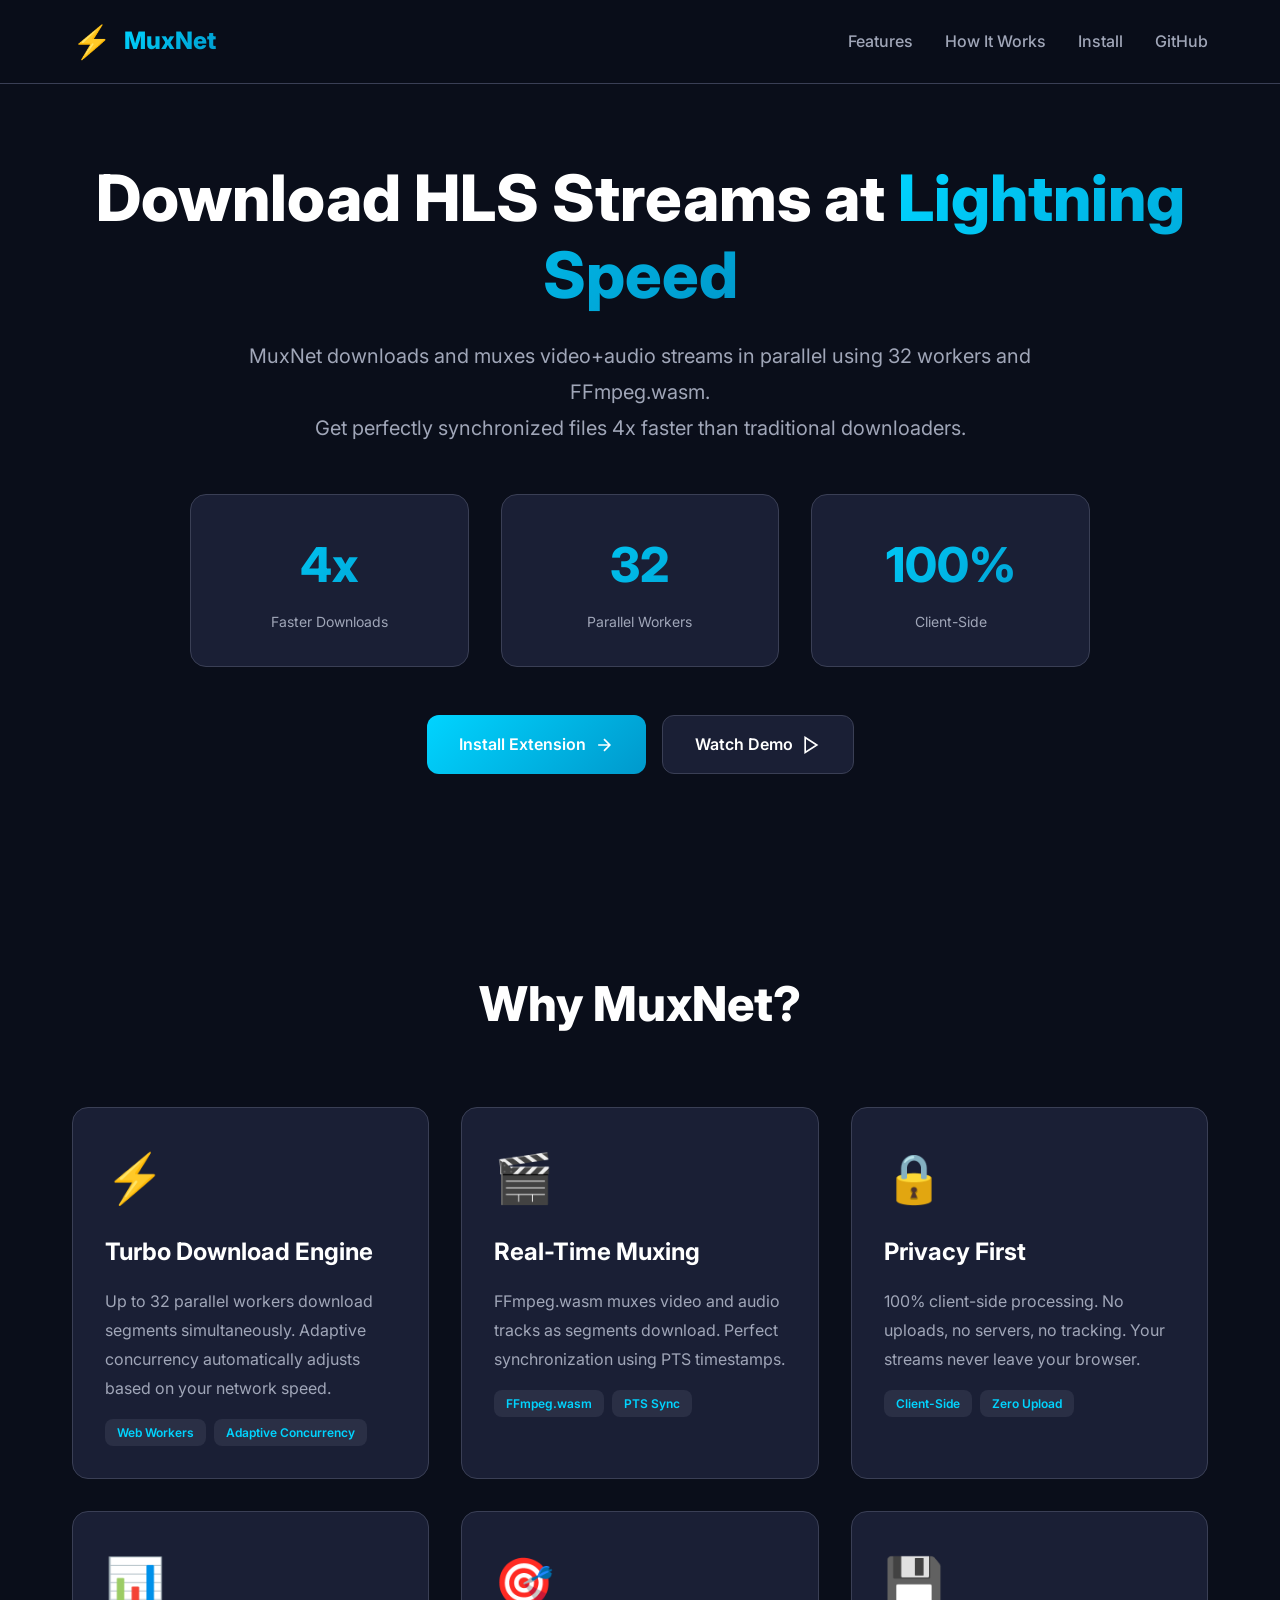
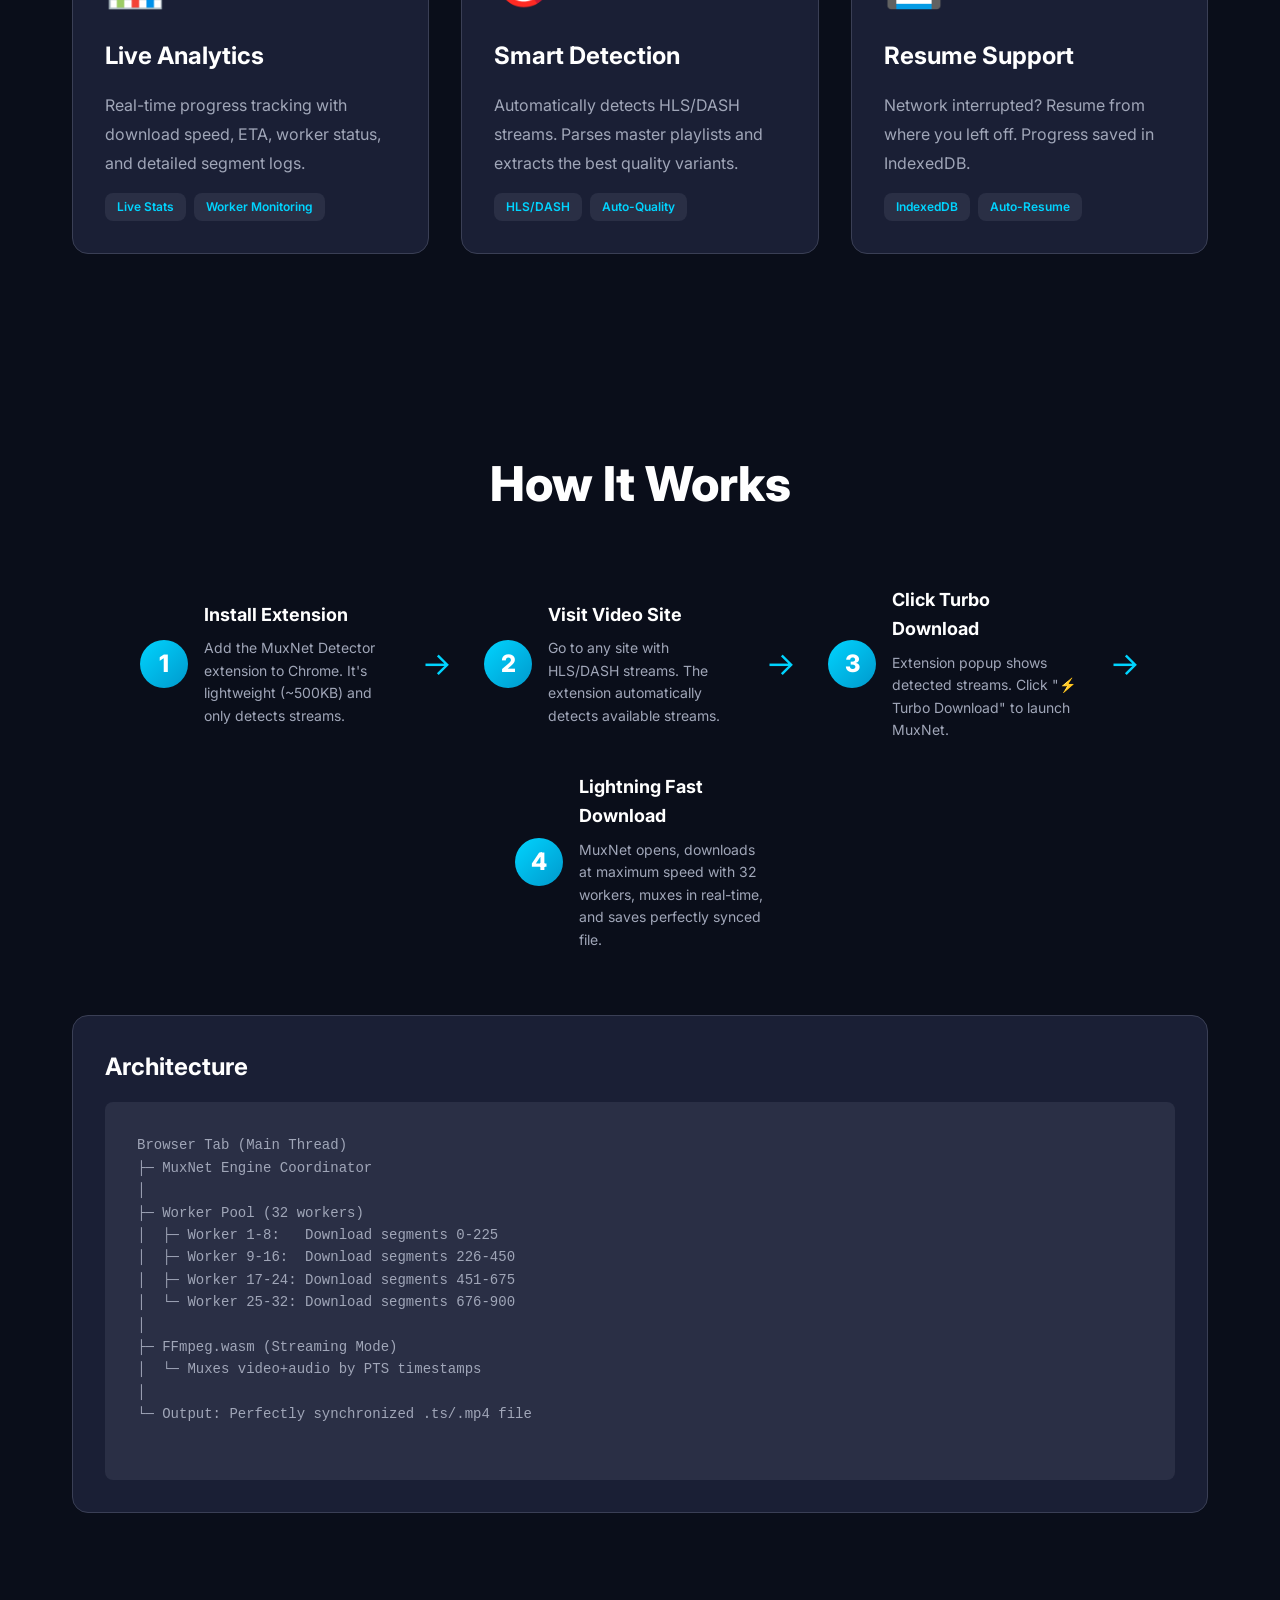
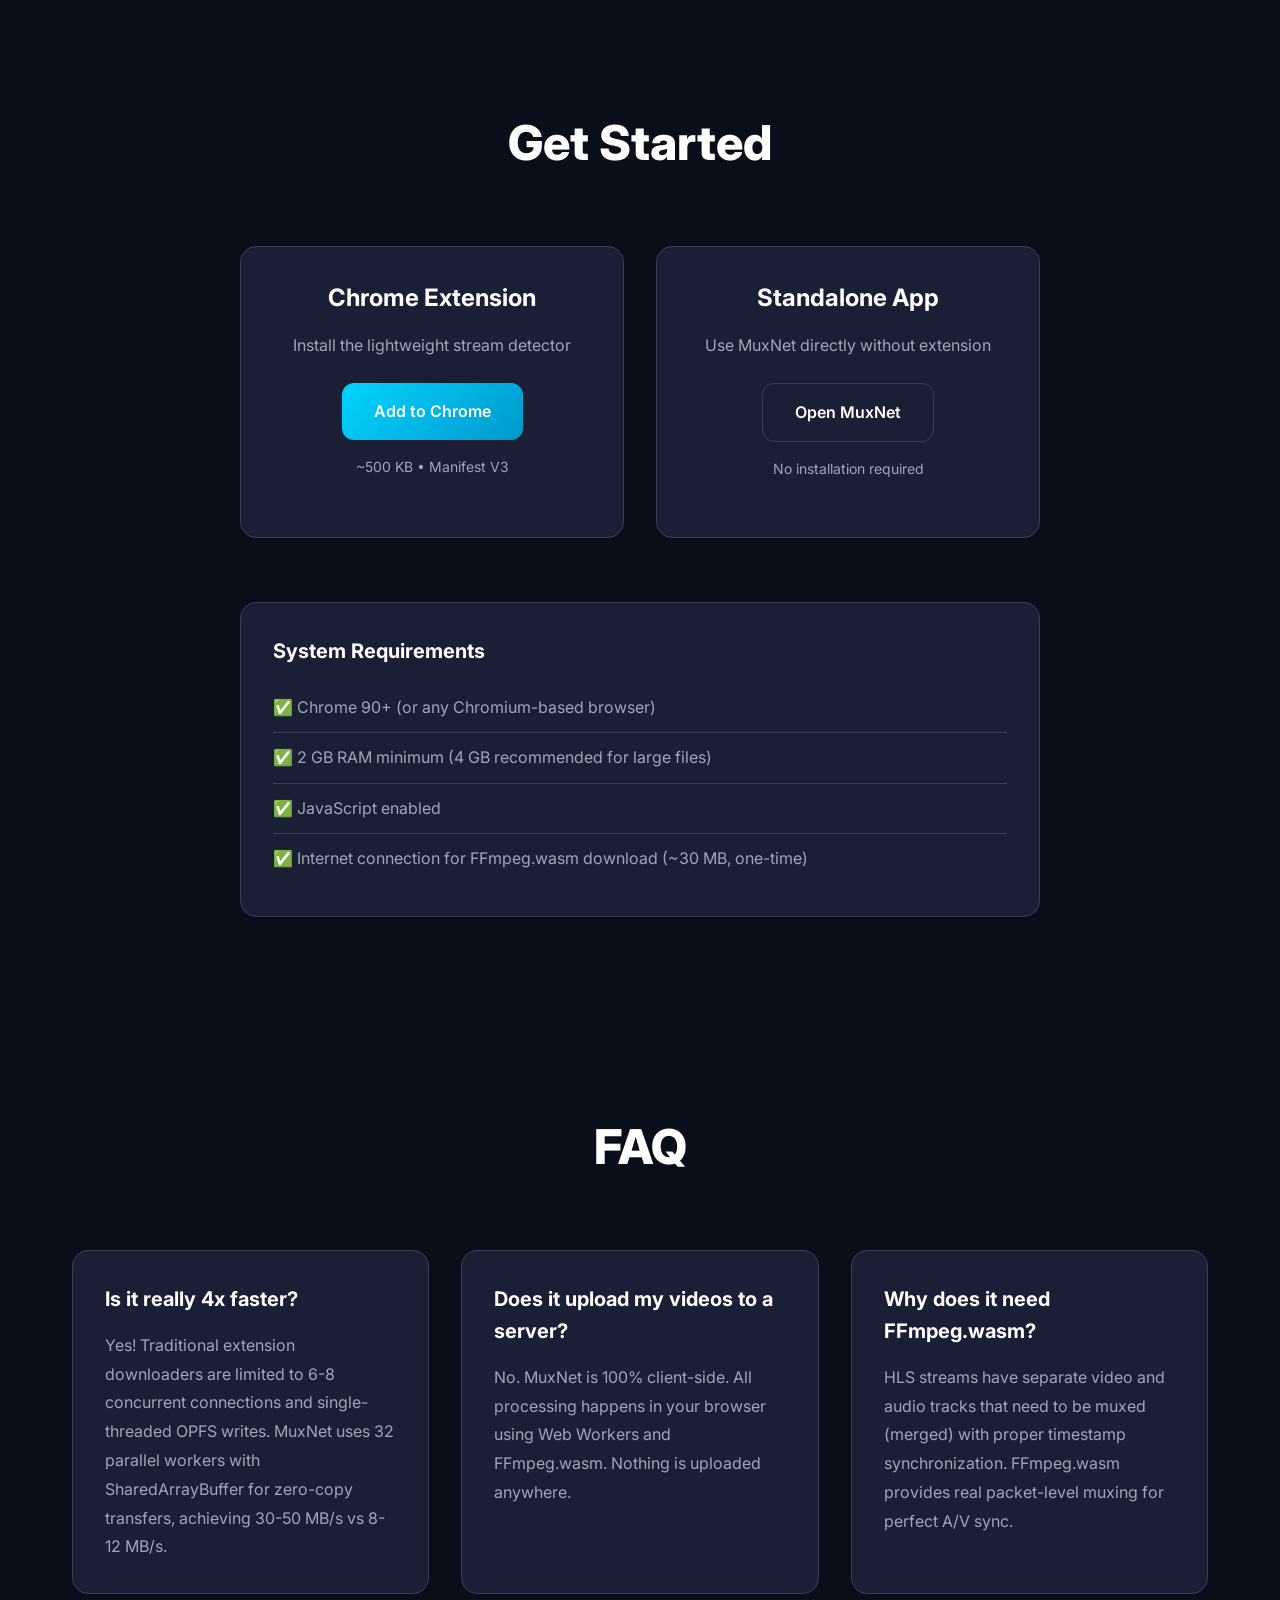
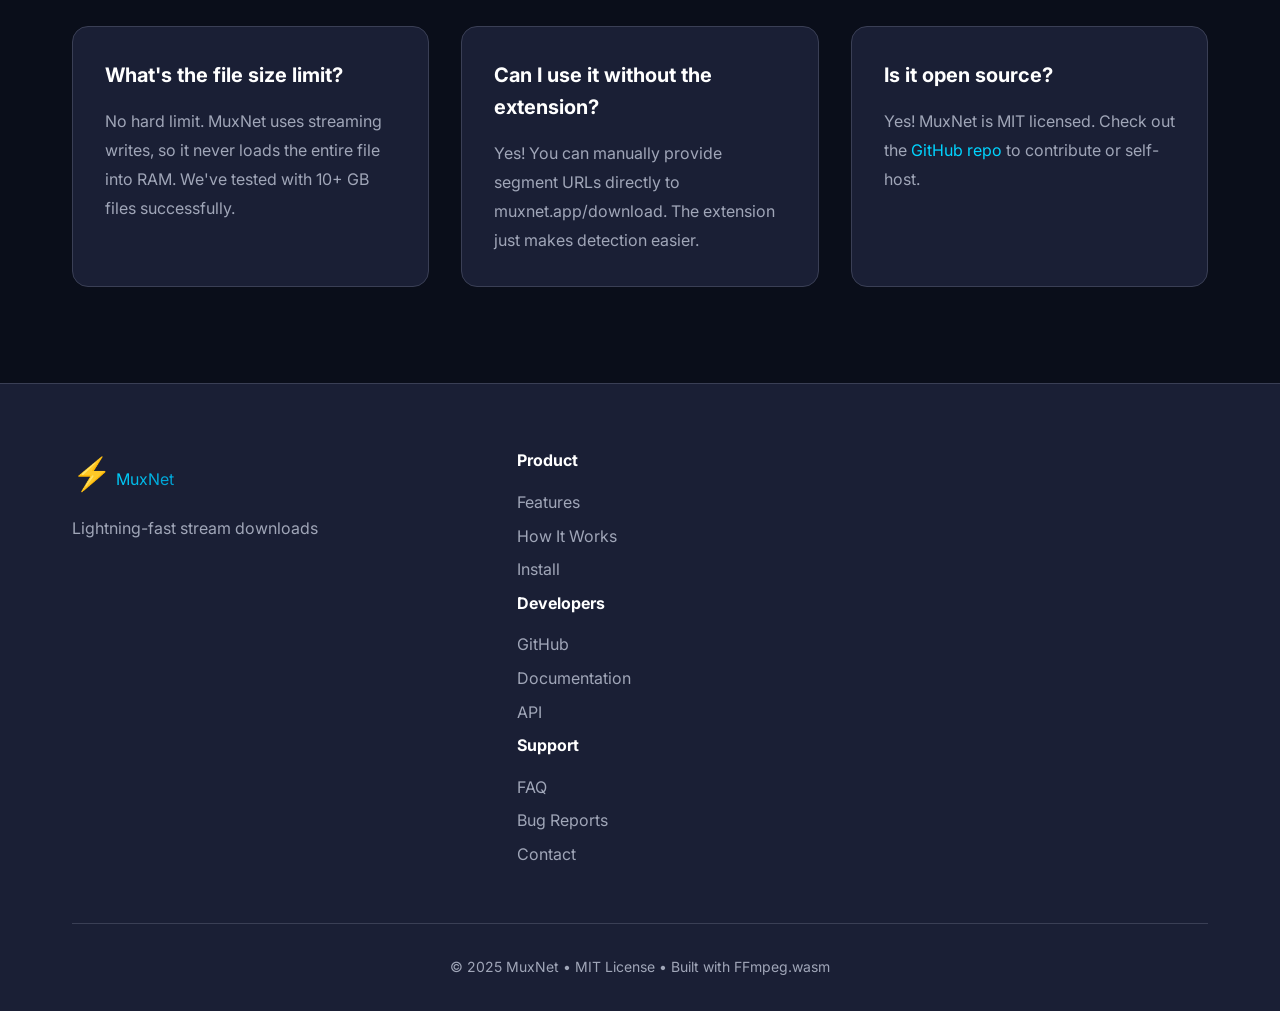
<file: index.html>
<!DOCTYPE html>
<html lang="en">
<head>
  <meta charset="UTF-8">
  <meta name="viewport" content="width=device-width, initial-scale=1.0">
  <title>MuxNet - Lightning-Fast Stream Downloader</title>
  <link rel="stylesheet" href="styles/main.css">
  <link rel="preconnect" href="https://fonts.googleapis.com">
  <link href="https://fonts.googleapis.com/css2?family=Inter:wght@400;500;600;700;800&display=swap" rel="stylesheet">
</head>
<body>
  <nav class="navbar">
    <div class="container">
      <div class="nav-brand">
        <span class="logo">⚡</span>
        <span class="logo-text">MuxNet</span>
      </div>
      <div class="nav-links">
        <a href="#features">Features</a>
        <a href="#how-it-works">How It Works</a>
        <a href="#install">Install</a>
        <a href="https://github.com/muxnet/muxnet" target="_blank">GitHub</a>
      </div>
    </div>
  </nav>

  <header class="hero">
    <div class="container">
      <h1 class="hero-title">
        Download HLS Streams at
        <span class="gradient-text">Lightning Speed</span>
      </h1>
      <p class="hero-subtitle">
        MuxNet downloads and muxes video+audio streams in parallel using 32 workers and FFmpeg.wasm.
        <br>Get perfectly synchronized files 4x faster than traditional downloaders.
      </p>
      
      <div class="stats-grid">
        <div class="stat-card">
          <div class="stat-number">4x</div>
          <div class="stat-label">Faster Downloads</div>
        </div>
        <div class="stat-card">
          <div class="stat-number">32</div>
          <div class="stat-label">Parallel Workers</div>
        </div>
        <div class="stat-card">
          <div class="stat-number">100%</div>
          <div class="stat-label">Client-Side</div>
        </div>
      </div>

      <div class="cta-buttons">
        <a href="#install" class="btn btn-primary">
          <span>Install Extension</span>
          <svg width="20" height="20" viewBox="0 0 24 24" fill="none" stroke="currentColor" stroke-width="2">
            <path d="M5 12h14M12 5l7 7-7 7"/>
          </svg>
        </a>
        <a href="#demo" class="btn btn-secondary">
          <span>Watch Demo</span>
          <svg width="20" height="20" viewBox="0 0 24 24" fill="none" stroke="currentColor" stroke-width="2">
            <polygon points="5 3 19 12 5 21 5 3"/>
          </svg>
        </a>
      </div>
    </div>
  </header>

  <section id="features" class="section features-section">
    <div class="container">
      <h2 class="section-title">Why MuxNet?</h2>
      
      <div class="features-grid">
        <div class="feature-card">
          <div class="feature-icon">⚡</div>
          <h3>Turbo Download Engine</h3>
          <p>Up to 32 parallel workers download segments simultaneously. Adaptive concurrency automatically adjusts based on your network speed.</p>
          <div class="feature-tech">
            <span class="tech-badge">Web Workers</span>
            <span class="tech-badge">Adaptive Concurrency</span>
          </div>
        </div>

        <div class="feature-card">
          <div class="feature-icon">🎬</div>
          <h3>Real-Time Muxing</h3>
          <p>FFmpeg.wasm muxes video and audio tracks as segments download. Perfect synchronization using PTS timestamps.</p>
          <div class="feature-tech">
            <span class="tech-badge">FFmpeg.wasm</span>
            <span class="tech-badge">PTS Sync</span>
          </div>
        </div>

        <div class="feature-card">
          <div class="feature-icon">🔒</div>
          <h3>Privacy First</h3>
          <p>100% client-side processing. No uploads, no servers, no tracking. Your streams never leave your browser.</p>
          <div class="feature-tech">
            <span class="tech-badge">Client-Side</span>
            <span class="tech-badge">Zero Upload</span>
          </div>
        </div>

        <div class="feature-card">
          <div class="feature-icon">📊</div>
          <h3>Live Analytics</h3>
          <p>Real-time progress tracking with download speed, ETA, worker status, and detailed segment logs.</p>
          <div class="feature-tech">
            <span class="tech-badge">Live Stats</span>
            <span class="tech-badge">Worker Monitoring</span>
          </div>
        </div>

        <div class="feature-card">
          <div class="feature-icon">🎯</div>
          <h3>Smart Detection</h3>
          <p>Automatically detects HLS/DASH streams. Parses master playlists and extracts the best quality variants.</p>
          <div class="feature-tech">
            <span class="tech-badge">HLS/DASH</span>
            <span class="tech-badge">Auto-Quality</span>
          </div>
        </div>

        <div class="feature-card">
          <div class="feature-icon">💾</div>
          <h3>Resume Support</h3>
          <p>Network interrupted? Resume from where you left off. Progress saved in IndexedDB.</p>
          <div class="feature-tech">
            <span class="tech-badge">IndexedDB</span>
            <span class="tech-badge">Auto-Resume</span>
          </div>
        </div>
      </div>
    </div>
  </section>

  <section id="how-it-works" class="section how-section">
    <div class="container">
      <h2 class="section-title">How It Works</h2>
      
      <div class="steps-container">
        <div class="step">
          <div class="step-number">1</div>
          <div class="step-content">
            <h3>Install Extension</h3>
            <p>Add the MuxNet Detector extension to Chrome. It's lightweight (~500KB) and only detects streams.</p>
          </div>
        </div>

        <div class="step-arrow">→</div>

        <div class="step">
          <div class="step-number">2</div>
          <div class="step-content">
            <h3>Visit Video Site</h3>
            <p>Go to any site with HLS/DASH streams. The extension automatically detects available streams.</p>
          </div>
        </div>

        <div class="step-arrow">→</div>

        <div class="step">
          <div class="step-number">3</div>
          <div class="step-content">
            <h3>Click Turbo Download</h3>
            <p>Extension popup shows detected streams. Click "⚡ Turbo Download" to launch MuxNet.</p>
          </div>
        </div>

        <div class="step-arrow">→</div>

        <div class="step">
          <div class="step-number">4</div>
          <div class="step-content">
            <h3>Lightning Fast Download</h3>
            <p>MuxNet opens, downloads at maximum speed with 32 workers, muxes in real-time, and saves perfectly synced file.</p>
          </div>
        </div>
      </div>

      <div class="tech-diagram">
        <h3>Architecture</h3>
        <pre class="code-block">
Browser Tab (Main Thread)
├─ MuxNet Engine Coordinator
│
├─ Worker Pool (32 workers)
│  ├─ Worker 1-8:   Download segments 0-225
│  ├─ Worker 9-16:  Download segments 226-450
│  ├─ Worker 17-24: Download segments 451-675
│  └─ Worker 25-32: Download segments 676-900
│
├─ FFmpeg.wasm (Streaming Mode)
│  └─ Muxes video+audio by PTS timestamps
│
└─ Output: Perfectly synchronized .ts/.mp4 file
        </pre>
      </div>
    </div>
  </section>

  <section id="install" class="section install-section">
    <div class="container">
      <h2 class="section-title">Get Started</h2>
      
      <div class="install-grid">
        <div class="install-card">
          <h3>Chrome Extension</h3>
          <p>Install the lightweight stream detector</p>
          <a href="#" class="btn btn-primary">Add to Chrome</a>
          <p class="install-note">~500 KB • Manifest V3</p>
        </div>

        <div class="install-card">
          <h3>Standalone App</h3>
          <p>Use MuxNet directly without extension</p>
          <a href="/download" class="btn btn-secondary">Open MuxNet</a>
          <p class="install-note">No installation required</p>
        </div>
      </div>

      <div class="compatibility">
        <h4>System Requirements</h4>
        <ul>
          <li>✅ Chrome 90+ (or any Chromium-based browser)</li>
          <li>✅ 2 GB RAM minimum (4 GB recommended for large files)</li>
          <li>✅ JavaScript enabled</li>
          <li>✅ Internet connection for FFmpeg.wasm download (~30 MB, one-time)</li>
        </ul>
      </div>
    </div>
  </section>

  <section class="section faq-section">
    <div class="container">
      <h2 class="section-title">FAQ</h2>
      
      <div class="faq-grid">
        <div class="faq-item">
          <h3>Is it really 4x faster?</h3>
          <p>Yes! Traditional extension downloaders are limited to 6-8 concurrent connections and single-threaded OPFS writes. MuxNet uses 32 parallel workers with SharedArrayBuffer for zero-copy transfers, achieving 30-50 MB/s vs 8-12 MB/s.</p>
        </div>

        <div class="faq-item">
          <h3>Does it upload my videos to a server?</h3>
          <p>No. MuxNet is 100% client-side. All processing happens in your browser using Web Workers and FFmpeg.wasm. Nothing is uploaded anywhere.</p>
        </div>

        <div class="faq-item">
          <h3>Why does it need FFmpeg.wasm?</h3>
          <p>HLS streams have separate video and audio tracks that need to be muxed (merged) with proper timestamp synchronization. FFmpeg.wasm provides real packet-level muxing for perfect A/V sync.</p>
        </div>

        <div class="faq-item">
          <h3>What's the file size limit?</h3>
          <p>No hard limit. MuxNet uses streaming writes, so it never loads the entire file into RAM. We've tested with 10+ GB files successfully.</p>
        </div>

        <div class="faq-item">
          <h3>Can I use it without the extension?</h3>
          <p>Yes! You can manually provide segment URLs directly to muxnet.app/download. The extension just makes detection easier.</p>
        </div>

        <div class="faq-item">
          <h3>Is it open source?</h3>
          <p>Yes! MuxNet is MIT licensed. Check out the <a href="https://github.com/muxnet/muxnet">GitHub repo</a> to contribute or self-host.</p>
        </div>
      </div>
    </div>
  </section>

  <footer class="footer">
    <div class="container">
      <div class="footer-content">
        <div class="footer-brand">
          <span class="logo">⚡</span>
          <span class="logo-text">MuxNet</span>
          <p>Lightning-fast stream downloads</p>
        </div>
        
        <div class="footer-links">
          <div class="footer-column">
            <h4>Product</h4>
            <a href="#features">Features</a>
            <a href="#how-it-works">How It Works</a>
            <a href="#install">Install</a>
          </div>
          
          <div class="footer-column">
            <h4>Developers</h4>
            <a href="https://github.com/muxnet/muxnet">GitHub</a>
            <a href="/docs">Documentation</a>
            <a href="/api">API</a>
          </div>
          
          <div class="footer-column">
            <h4>Support</h4>
            <a href="/faq">FAQ</a>
            <a href="https://github.com/muxnet/muxnet/issues">Bug Reports</a>
            <a href="/contact">Contact</a>
          </div>
        </div>
      </div>
      
      <div class="footer-bottom">
        <p>© 2025 MuxNet • MIT License • Built with FFmpeg.wasm</p>
      </div>
    </div>
  </footer>
</body>
</html>
</file>
<file: styles/main.css>
/* MuxNet Styles - Dark Theme */

:root {
  --bg-primary: #0a0e1a;
  --bg-secondary: #1a1f35;
  --bg-tertiary: #2a2f45;
  --border-color: #3a3f55;
  --text-primary: #ffffff;
  --text-secondary: #a0a6b8;
  --accent-primary: #00d4ff;
  --accent-secondary: #0099cc;
  --success: #10b981;
  --warning: #f59e0b;
  --error: #ef4444;
  --gradient: linear-gradient(135deg, #00d4ff 0%, #0099cc 100%);
}

* {
  margin: 0;
  padding: 0;
  box-sizing: border-box;
}

body {
  font-family: 'Inter', -apple-system, BlinkMacSystemFont, 'Segoe UI', sans-serif;
  background: var(--bg-primary);
  color: var(--text-primary);
  line-height: 1.6;
  overflow-x: hidden;
}

/* Navbar */
.navbar {
  position: fixed;
  top: 0;
  width: 100%;
  background: rgba(10, 14, 26, 0.95);
  backdrop-filter: blur(10px);
  border-bottom: 1px solid var(--border-color);
  z-index: 1000;
  padding: 1rem 0;
}

.container {
  max-width: 1200px;
  margin: 0 auto;
  padding: 0 2rem;
}

.navbar .container {
  display: flex;
  justify-content: space-between;
  align-items: center;
}

.nav-brand {
  display: flex;
  align-items: center;
  gap: 0.75rem;
  font-size: 1.5rem;
  font-weight: 800;
}

.logo {
  font-size: 2rem;
}

.logo-text {
  background: var(--gradient);
  -webkit-background-clip: text;
  -webkit-text-fill-color: transparent;
  background-clip: text;
}

.nav-links {
  display: flex;
  gap: 2rem;
  align-items: center;
}

.nav-links a {
  color: var(--text-secondary);
  text-decoration: none;
  font-weight: 500;
  transition: color 0.3s;
}

.nav-links a:hover {
  color: var(--accent-primary);
}

/* Hero Section */
.hero {
  padding: 10rem 0 6rem;
  text-align: center;
}

.hero-title {
  font-size: 4rem;
  font-weight: 800;
  line-height: 1.2;
  margin-bottom: 1.5rem;
}

.gradient-text {
  background: var(--gradient);
  -webkit-background-clip: text;
  -webkit-text-fill-color: transparent;
  background-clip: text;
}

.hero-subtitle {
  font-size: 1.25rem;
  color: var(--text-secondary);
  max-width: 800px;
  margin: 0 auto 3rem;
  line-height: 1.8;
}

.stats-grid {
  display: grid;
  grid-template-columns: repeat(3, 1fr);
  gap: 2rem;
  max-width: 900px;
  margin: 0 auto 3rem;
}

.stat-card {
  background: var(--bg-secondary);
  border: 1px solid var(--border-color);
  border-radius: 1rem;
  padding: 2rem;
  transition: transform 0.3s, border-color 0.3s;
}

.stat-card:hover {
  transform: translateY(-5px);
  border-color: var(--accent-primary);
}

.stat-number {
  font-size: 3rem;
  font-weight: 800;
  background: var(--gradient);
  -webkit-background-clip: text;
  -webkit-text-fill-color: transparent;
  background-clip: text;
  margin-bottom: 0.5rem;
}

.stat-label {
  color: var(--text-secondary);
  font-size: 1rem;
}

.cta-buttons {
  display: flex;
  gap: 1rem;
  justify-content: center;
}

/* Buttons */
.btn {
  display: inline-flex;
  align-items: center;
  gap: 0.5rem;
  padding: 1rem 2rem;
  border: none;
  border-radius: 0.75rem;
  font-size: 1rem;
  font-weight: 600;
  cursor: pointer;
  transition: all 0.3s;
  text-decoration: none;
}

.btn-primary {
  background: var(--gradient);
  color: white;
}

.btn-primary:hover {
  transform: translateY(-2px);
  box-shadow: 0 10px 30px rgba(0, 212, 255, 0.3);
}

.btn-secondary {
  background: var(--bg-secondary);
  color: var(--text-primary);
  border: 1px solid var(--border-color);
}

.btn-secondary:hover {
  border-color: var(--accent-primary);
  transform: translateY(-2px);
}

.btn-danger {
  background: var(--error);
  color: white;
}

.btn-danger:hover {
  opacity: 0.9;
}

.btn-sm {
  padding: 0.5rem 1rem;
  font-size: 0.875rem;
  border-radius: 0.5rem;
}

/* Sections */
.section {
  padding: 6rem 0;
}

.section-title {
  font-size: 3rem;
  font-weight: 800;
  text-align: center;
  margin-bottom: 4rem;
}

/* Features Grid */
.features-grid {
  display: grid;
  grid-template-columns: repeat(auto-fit, minmax(350px, 1fr));
  gap: 2rem;
}

.feature-card {
  background: var(--bg-secondary);
  border: 1px solid var(--border-color);
  border-radius: 1rem;
  padding: 2rem;
  transition: all 0.3s;
}

.feature-card:hover {
  transform: translateY(-5px);
  border-color: var(--accent-primary);
  box-shadow: 0 10px 30px rgba(0, 212, 255, 0.1);
}

.feature-icon {
  font-size: 3rem;
  margin-bottom: 1rem;
}

.feature-card h3 {
  font-size: 1.5rem;
  margin-bottom: 1rem;
}

.feature-card p {
  color: var(--text-secondary);
  margin-bottom: 1rem;
  line-height: 1.8;
}

.feature-tech {
  display: flex;
  flex-wrap: wrap;
  gap: 0.5rem;
}

.tech-badge {
  background: var(--bg-tertiary);
  color: var(--accent-primary);
  padding: 0.25rem 0.75rem;
  border-radius: 0.5rem;
  font-size: 0.75rem;
  font-weight: 600;
}

/* Steps */
.steps-container {
  display: flex;
  align-items: center;
  justify-content: center;
  flex-wrap: wrap;
  gap: 2rem;
  margin-bottom: 4rem;
}

.step {
  display: flex;
  align-items: center;
  gap: 1rem;
  max-width: 250px;
}

.step-number {
  width: 48px;
  height: 48px;
  background: var(--gradient);
  border-radius: 50%;
  display: flex;
  align-items: center;
  justify-content: center;
  font-size: 1.5rem;
  font-weight: 800;
  flex-shrink: 0;
}

.step-content h3 {
  font-size: 1.125rem;
  margin-bottom: 0.5rem;
}

.step-content p {
  color: var(--text-secondary);
  font-size: 0.875rem;
}

.step-arrow {
  font-size: 2rem;
  color: var(--accent-primary);
}

.tech-diagram {
  background: var(--bg-secondary);
  border: 1px solid var(--border-color);
  border-radius: 1rem;
  padding: 2rem;
  margin-top: 3rem;
}

.tech-diagram h3 {
  font-size: 1.5rem;
  margin-bottom: 1rem;
}

.code-block {
  background: var(--bg-tertiary);
  padding: 2rem;
  border-radius: 0.5rem;
  font-family: 'Fira Code', 'Courier New', monospace;
  font-size: 0.875rem;
  overflow-x: auto;
  color: var(--text-secondary);
}

/* Install Section */
.install-grid {
  display: grid;
  grid-template-columns: repeat(auto-fit, minmax(300px, 1fr));
  gap: 2rem;
  max-width: 800px;
  margin: 0 auto 4rem;
}

.install-card {
  background: var(--bg-secondary);
  border: 1px solid var(--border-color);
  border-radius: 1rem;
  padding: 2rem;
  text-align: center;
}

.install-card h3 {
  font-size: 1.5rem;
  margin-bottom: 1rem;
}

.install-card p {
  color: var(--text-secondary);
  margin-bottom: 1.5rem;
}

.install-note {
  font-size: 0.875rem;
  color: var(--text-secondary);
  margin-top: 1rem;
}

.compatibility {
  background: var(--bg-secondary);
  border: 1px solid var(--border-color);
  border-radius: 1rem;
  padding: 2rem;
  max-width: 800px;
  margin: 0 auto;
}

.compatibility h4 {
  font-size: 1.25rem;
  margin-bottom: 1rem;
}

.compatibility ul {
  list-style: none;
  padding: 0;
}

.compatibility li {
  padding: 0.75rem 0;
  border-bottom: 1px solid var(--border-color);
  color: var(--text-secondary);
}

.compatibility li:last-child {
  border-bottom: none;
}

/* FAQ */
.faq-grid {
  display: grid;
  grid-template-columns: repeat(auto-fit, minmax(350px, 1fr));
  gap: 2rem;
}

.faq-item {
  background: var(--bg-secondary);
  border: 1px solid var(--border-color);
  border-radius: 1rem;
  padding: 2rem;
}

.faq-item h3 {
  font-size: 1.25rem;
  margin-bottom: 1rem;
}

.faq-item p {
  color: var(--text-secondary);
  line-height: 1.8;
}

.faq-item a {
  color: var(--accent-primary);
  text-decoration: none;
}

.faq-item a:hover {
  text-decoration: underline;
}

/* Footer */
.footer {
  background: var(--bg-secondary);
  border-top: 1px solid var(--border-color);
  padding: 4rem 0 2rem;
}

.footer-content {
  display: grid;
  grid-template-columns: 2fr 1fr 1fr 1fr;
  gap: 3rem;
  margin-bottom: 3rem;
}

.footer-brand p {
  color: var(--text-secondary);
  margin-top: 1rem;
}

.footer-column h4 {
  font-size: 1rem;
  margin-bottom: 1rem;
}

.footer-column a {
  display: block;
  color: var(--text-secondary);
  text-decoration: none;
  margin-bottom: 0.5rem;
  transition: color 0.3s;
}

.footer-column a:hover {
  color: var(--accent-primary);
}

.footer-bottom {
  text-align: center;
  padding-top: 2rem;
  border-top: 1px solid var(--border-color);
  color: var(--text-secondary);
  font-size: 0.875rem;
}

/* Download Page */
.download-page {
  background: var(--bg-primary);
  min-height: 100vh;
}

.download-container {
  max-width: 1400px;
  margin: 0 auto;
  padding: 2rem;
}

.download-header {
  display: flex;
  align-items: center;
  justify-content: space-between;
  margin-bottom: 3rem;
  padding-bottom: 2rem;
  border-bottom: 1px solid var(--border-color);
}

.header-brand {
  display: flex;
  align-items: center;
  gap: 0.75rem;
}

.header-title h1 {
  font-size: 2rem;
  font-weight: 700;
  margin-bottom: 0.5rem;
}

.job-id {
  color: var(--text-secondary);
  font-size: 0.875rem;
  font-family: 'Fira Code', monospace;
}

.download-main {
  display: grid;
  gap: 2rem;
}

/* Progress Section */
.progress-section {
  background: var(--bg-secondary);
  border: 1px solid var(--border-color);
  border-radius: 1rem;
  padding: 2rem;
}

.progress-header {
  display: flex;
  justify-content: space-between;
  align-items: center;
  margin-bottom: 1.5rem;
}

.progress-header h2 {
  font-size: 1.5rem;
}

.progress-percentage {
  font-size: 2rem;
  font-weight: 800;
  background: var(--gradient);
  -webkit-background-clip: text;
  -webkit-text-fill-color: transparent;
  background-clip: text;
}

.progress-bar-container {
  margin-bottom: 1.5rem;
}

.progress-bar {
  width: 100%;
  height: 12px;
  background: var(--bg-tertiary);
  border-radius: 999px;
  overflow: hidden;
  position: relative;
}

.progress-fill {
  height: 100%;
  background: var(--gradient);
  width: 0%;
  transition: width 0.3s ease;
  border-radius: 999px;
  position: relative;
  animation: shimmer 2s infinite;
}

@keyframes shimmer {
  0% { background-position: -100% 0; }
  100% { background-position: 200% 0; }
}

.progress-stats {
  display: grid;
  grid-template-columns: repeat(3, 1fr);
  gap: 2rem;
}

.stat-item {
  display: flex;
  flex-direction: column;
  gap: 0.5rem;
}

.stat-label {
  color: var(--text-secondary);
  font-size: 0.875rem;
}

.stat-value {
  font-size: 1.5rem;
  font-weight: 700;
}

/* Status Section */
.status-section {
  background: var(--bg-secondary);
  border: 1px solid var(--border-color);
  border-radius: 1rem;
  padding: 2rem;
}

.status-card {
  display: flex;
  align-items: center;
  gap: 1.5rem;
}

.status-icon {
  width: 64px;
  height: 64px;
  display: flex;
  align-items: center;
  justify-content: center;
}

.spinner {
  width: 48px;
  height: 48px;
  border: 4px solid var(--bg-tertiary);
  border-top-color: var(--accent-primary);
  border-radius: 50%;
  animation: spin 1s linear infinite;
}

@keyframes spin {
  to { transform: rotate(360deg); }
}

.status-content h3 {
  font-size: 1.25rem;
  margin-bottom: 0.5rem;
}

.status-content p {
  color: var(--text-secondary);
}

/* Details Section */
.details-section {
  background: var(--bg-secondary);
  border: 1px solid var(--border-color);
  border-radius: 1rem;
  padding: 2rem;
}

.details-grid {
  display: grid;
  grid-template-columns: repeat(auto-fit, minmax(200px, 1fr));
  gap: 1.5rem;
}

.detail-card {
  text-align: center;
}

.detail-label {
  color: var(--text-secondary);
  font-size: 0.875rem;
  margin-bottom: 0.5rem;
}

.detail-value {
  font-size: 1.5rem;
  font-weight: 700;
  color: var(--accent-primary);
}

/* Workers Section */
.workers-section {
  background: var(--bg-secondary);
  border: 1px solid var(--border-color);
  border-radius: 1rem;
  padding: 2rem;
}

.workers-section h3 {
  font-size: 1.25rem;
  margin-bottom: 1.5rem;
}

.workers-grid {
  display: grid;
  grid-template-columns: repeat(auto-fill, minmax(120px, 1fr));
  gap: 1rem;
}

.worker-card {
  background: var(--bg-tertiary);
  border: 1px solid var(--border-color);
  border-radius: 0.5rem;
  padding: 1rem;
  text-align: center;
  transition: all 0.3s;
}

.worker-card.active {
  border-color: var(--success);
  background: rgba(16, 185, 129, 0.1);
}

.worker-card.idle {
  opacity: 0.5;
}

.worker-id {
  font-size: 0.875rem;
  color: var(--text-secondary);
  margin-bottom: 0.5rem;
}

.worker-progress {
  font-size: 1.125rem;
  font-weight: 700;
}

/* Log Section */
.log-section {
  background: var(--bg-secondary);
  border: 1px solid var(--border-color);
  border-radius: 1rem;
  padding: 2rem;
}

.log-header {
  display: flex;
  justify-content: space-between;
  align-items: center;
  margin-bottom: 1rem;
}

.log-controls {
  display: flex;
  gap: 0.5rem;
}

.log-container {
  background: var(--bg-tertiary);
  border-radius: 0.5rem;
  padding: 1rem;
  height: 300px;
  overflow-y: auto;
  font-family: 'Fira Code', monospace;
  font-size: 0.875rem;
}

.log-entry {
  padding: 0.5rem;
  border-bottom: 1px solid var(--border-color);
  color: var(--text-secondary);
}

.log-entry:last-child {
  border-bottom: none;
}

.log-entry.info {
  color: var(--accent-primary);
}

.log-entry.success {
  color: var(--success);
}

.log-entry.error {
  color: var(--error);
}

/* Controls */
.controls-section {
  display: flex;
  gap: 1rem;
  justify-content: center;
  padding: 2rem 0;
}

/* Modal */
.modal {
  position: fixed;
  top: 0;
  left: 0;
  width: 100%;
  height: 100%;
  background: rgba(0, 0, 0, 0.8);
  display: flex;
  align-items: center;
  justify-content: center;
  z-index: 2000;
}

.modal-content {
  background: var(--bg-secondary);
  border: 1px solid var(--border-color);
  border-radius: 1rem;
  padding: 3rem;
  max-width: 500px;
  text-align: center;
}

.modal-icon {
  width: 80px;
  height: 80px;
  margin: 0 auto 1.5rem;
  border-radius: 50%;
  display: flex;
  align-items: center;
  justify-content: center;
}

.modal-icon.success {
  background: rgba(16, 185, 129, 0.2);
  color: var(--success);
}

.modal-content h2 {
  font-size: 2rem;
  margin-bottom: 1rem;
}

.modal-stats {
  color: var(--text-secondary);
  margin: 1rem 0 2rem;
}

/* Responsive */
@media (max-width: 768px) {
  .hero-title {
    font-size: 2.5rem;
  }
  
  .stats-grid {
    grid-template-columns: 1fr;
  }
  
  .features-grid,
  .faq-grid {
    grid-template-columns: 1fr;
  }
  
  .steps-container {
    flex-direction: column;
  }
  
  .step-arrow {
    transform: rotate(90deg);
  }
  
  .footer-content {
    grid-template-columns: 1fr;
  }
  
  .progress-stats {
    grid-template-columns: 1fr;
  }
}
</file>
